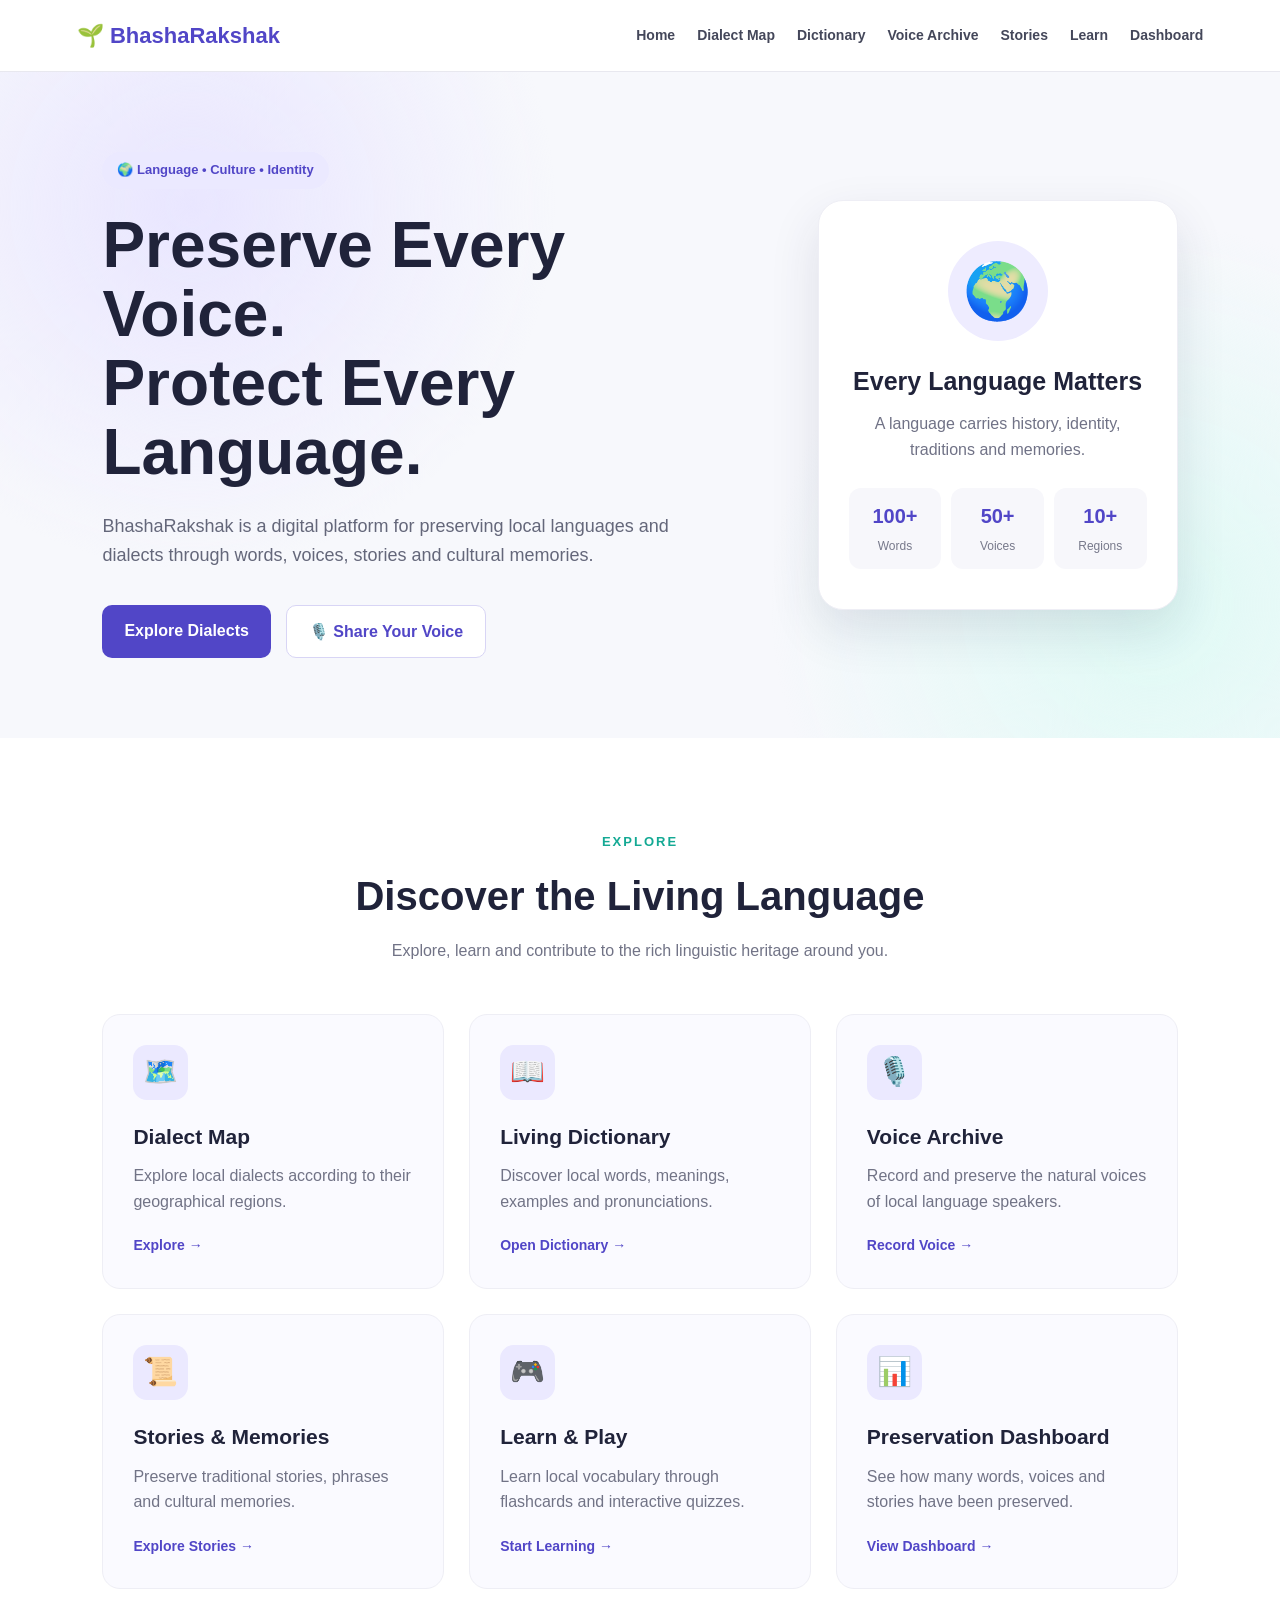
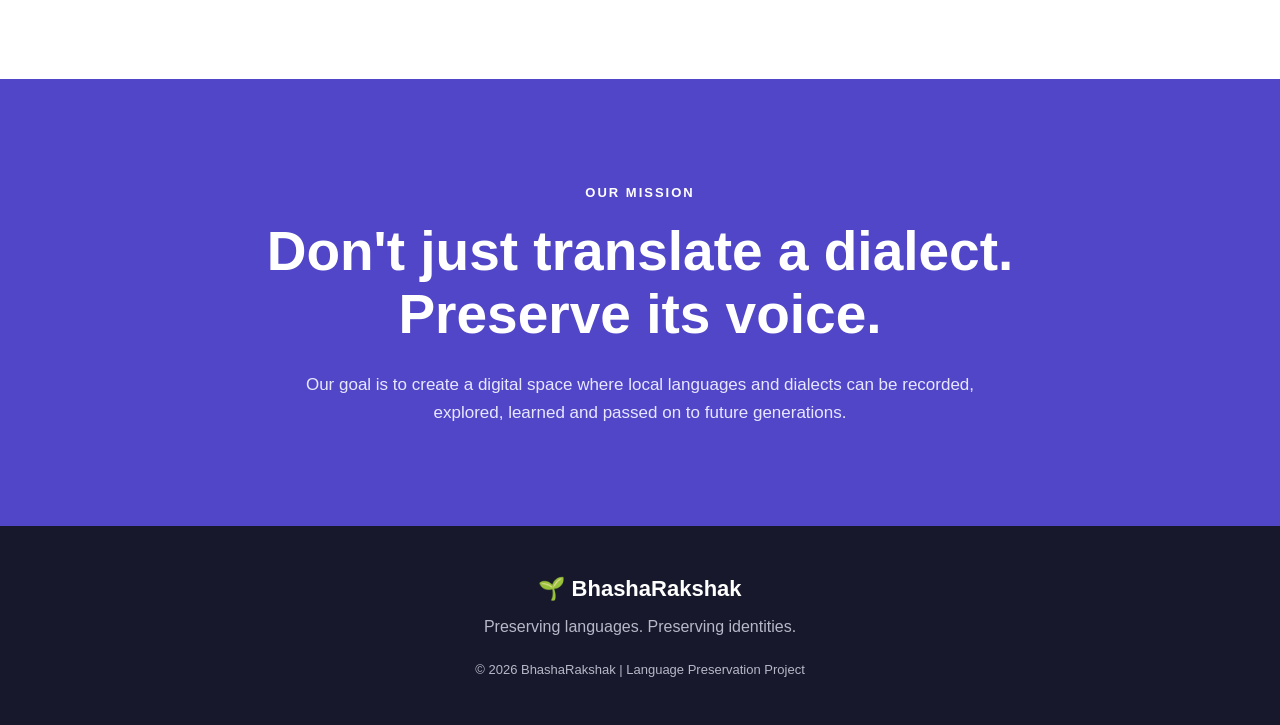
<file: index.html>
<!DOCTYPE html>
<html lang="en">
<head>
    <meta charset="UTF-8">
    <meta name="viewport" content="width=device-width, initial-scale=1.0">

    <title>BhashaRakshak | Preserving Local Languages</title>

    <link rel="stylesheet" href="style.css">
</head>

<body>

    <!-- Navigation Bar -->
    <header class="navbar">

        <div class="logo">
            🌱 BhashaRakshak
        </div>

        <nav>
            <a href="index.html">Home</a>
            <a href="map.html">Dialect Map</a>
            <a href="dictionary.html">Dictionary</a>
            <a href="voice.html">Voice Archive</a>
            <a href="stories.html">Stories</a>
            <a href="learn.html">Learn</a>
            <a href="dashboard.html">Dashboard</a>
        </nav>

    </header>


    <!-- Hero Section -->
    <main>

        <section class="hero">

            <div class="hero-content">

                <span class="tag">
                    🌍 Language • Culture • Identity
                </span>

                <h1>
                    Preserve Every Voice.<br>
                    Protect Every Language.
                </h1>

                <p>
                    BhashaRakshak is a digital platform for preserving
                    local languages and dialects through words, voices,
                    stories and cultural memories.
                </p>

                <div class="hero-buttons">

                    <a href="map.html" class="btn primary-btn">
                        Explore Dialects
                    </a>

                    <a href="voice.html" class="btn secondary-btn">
                        🎙️ Share Your Voice
                    </a>

                </div>

            </div>


            <div class="hero-card">

                <div class="globe">
                    🌍
                </div>

                <h2>Every Language Matters</h2>

                <p>
                    A language carries history, identity,
                    traditions and memories.
                </p>

                <div class="mini-stats">

                    <div>
                        <strong>100+</strong>
                        <span>Words</span>
                    </div>

                    <div>
                        <strong>50+</strong>
                        <span>Voices</span>
                    </div>

                    <div>
                        <strong>10+</strong>
                        <span>Regions</span>
                    </div>

                </div>

            </div>

        </section>


        <!-- Features Section -->

        <section class="features-section">

            <div class="section-heading">

                <span>EXPLORE</span>

                <h2>
                    Discover the Living Language
                </h2>

                <p>
                    Explore, learn and contribute to the rich
                    linguistic heritage around you.
                </p>

            </div>


            <div class="feature-grid">

                <div class="feature-card">

                    <div class="feature-icon">🗺️</div>

                    <h3>Dialect Map</h3>

                    <p>
                        Explore local dialects according
                        to their geographical regions.
                    </p>

                    <a href="map.html">Explore →</a>

                </div>


                <div class="feature-card">

                    <div class="feature-icon">📖</div>

                    <h3>Living Dictionary</h3>

                    <p>
                        Discover local words, meanings,
                        examples and pronunciations.
                    </p>

                    <a href="dictionary.html">Open Dictionary →</a>

                </div>


                <div class="feature-card">

                    <div class="feature-icon">🎙️</div>

                    <h3>Voice Archive</h3>

                    <p>
                        Record and preserve the natural
                        voices of local language speakers.
                    </p>

                    <a href="voice.html">Record Voice →</a>

                </div>


                <div class="feature-card">

                    <div class="feature-icon">📜</div>

                    <h3>Stories & Memories</h3>

                    <p>
                        Preserve traditional stories,
                        phrases and cultural memories.
                    </p>

                    <a href="stories.html">Explore Stories →</a>

                </div>


                <div class="feature-card">

                    <div class="feature-icon">🎮</div>

                    <h3>Learn & Play</h3>

                    <p>
                        Learn local vocabulary through
                        flashcards and interactive quizzes.
                    </p>

                    <a href="learn.html">Start Learning →</a>

                </div>


                <div class="feature-card">

                    <div class="feature-icon">📊</div>

                    <h3>Preservation Dashboard</h3>

                    <p>
                        See how many words, voices and
                        stories have been preserved.
                    </p>

                    <a href="dashboard.html">View Dashboard →</a>

                </div>

            </div>

        </section>


        <!-- Mission Section -->

        <section class="mission">

            <div class="mission-content">

                <span>OUR MISSION</span>

                <h2>
                    Don't just translate a dialect.
                    <br>
                    Preserve its voice.
                </h2>

                <p>
                    Our goal is to create a digital space where
                    local languages and dialects can be recorded,
                    explored, learned and passed on to future
                    generations.
                </p>

            </div>

        </section>

    </main>


    <!-- Footer -->

    <footer>

        <div class="footer-logo">
            🌱 BhashaRakshak
        </div>

        <p>
            Preserving languages. Preserving identities.
        </p>

        <p class="copyright">
            © 2026 BhashaRakshak | Language Preservation Project
        </p>

    </footer>


    <script src="app.js"></script>

</body>
</html>
</file>
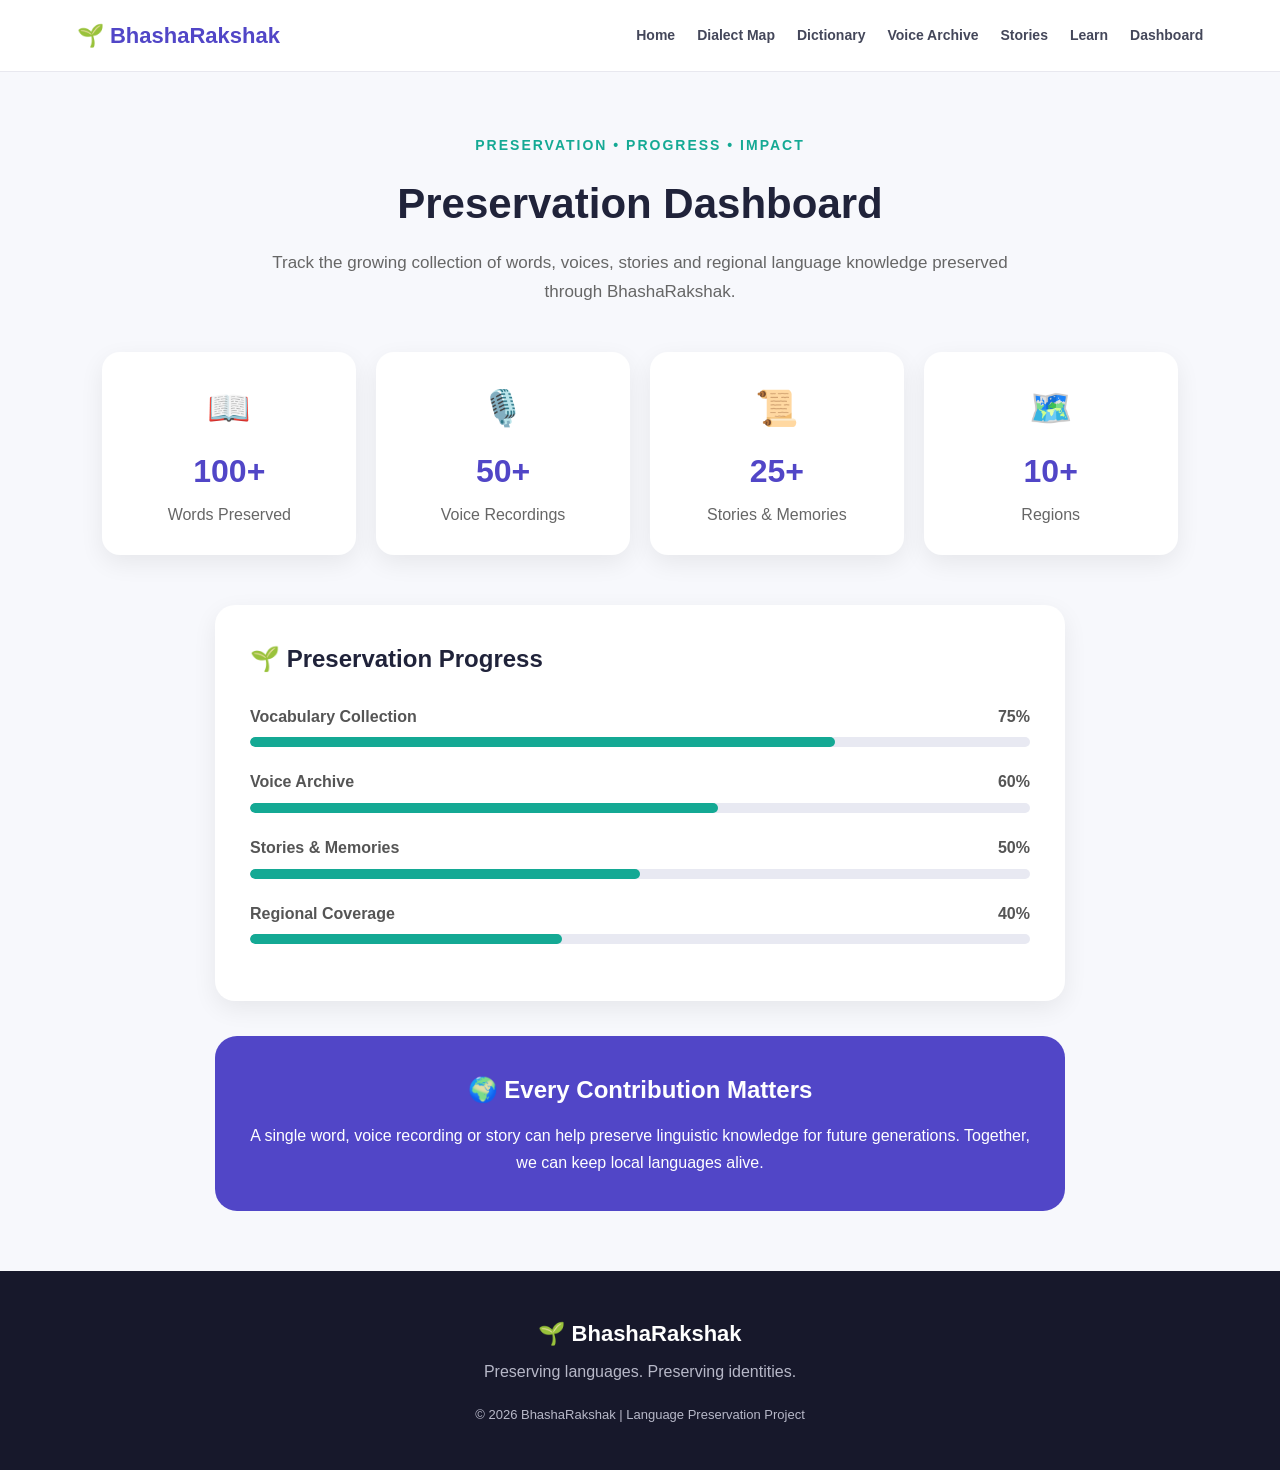
<file: dashboard.html>
<!DOCTYPE html>
<html lang="en">
<head>
    <meta charset="UTF-8">
    <meta name="viewport" content="width=device-width, initial-scale=1.0">

    <title>Dashboard | BhashaRakshak</title>

    <link rel="stylesheet" href="style.css">

    <style>
        .dashboard-page {
            padding: 60px 8%;
            background: #f7f8fc;
            min-height: 80vh;
        }

        .dashboard-header {
            text-align: center;
            max-width: 750px;
            margin: 0 auto 45px;
        }

        .dashboard-header span {
            color: #14a994;
            font-weight: 700;
            letter-spacing: 2px;
            font-size: 14px;
        }

        .dashboard-header h1 {
            color: #20233a;
            font-size: 42px;
            margin: 12px 0;
        }

        .dashboard-header p {
            color: #666;
            font-size: 17px;
            line-height: 1.7;
        }

        .stats-grid {
            max-width: 1100px;
            margin: auto;
            display: grid;
            grid-template-columns: repeat(4, 1fr);
            gap: 20px;
        }

        .stat-card {
            background: white;
            padding: 28px 20px;
            border-radius: 18px;
            text-align: center;
            box-shadow: 0 8px 25px rgba(0,0,0,0.07);
        }

        .stat-icon {
            font-size: 35px;
            margin-bottom: 10px;
        }

        .stat-card h2 {
            color: #5146c7;
            font-size: 32px;
            margin: 5px 0;
        }

        .stat-card p {
            color: #666;
            margin: 0;
        }

        .progress-section {
            max-width: 850px;
            margin: 50px auto 0;
            background: white;
            padding: 35px;
            border-radius: 20px;
            box-shadow: 0 8px 25px rgba(0,0,0,0.07);
        }

        .progress-section h2 {
            color: #20233a;
            margin-bottom: 25px;
        }

        .progress-item {
            margin-bottom: 22px;
        }

        .progress-info {
            display: flex;
            justify-content: space-between;
            margin-bottom: 8px;
            color: #555;
            font-weight: 600;
        }

        .progress-bar {
            height: 10px;
            background: #e8e9f2;
            border-radius: 20px;
            overflow: hidden;
        }

        .progress-fill {
            height: 100%;
            border-radius: 20px;
            background: #14a994;
        }

        .impact-box {
            max-width: 850px;
            margin: 35px auto 0;
            padding: 35px;
            text-align: center;
            background: #5146c7;
            color: white;
            border-radius: 22px;
        }

        .impact-box h2 {
            margin-bottom: 12px;
        }

        .impact-box p {
            line-height: 1.7;
        }

        @media (max-width: 900px) {
            .stats-grid {
                grid-template-columns: repeat(2, 1fr);
            }
        }

        @media (max-width: 550px) {
            .stats-grid {
                grid-template-columns: 1fr;
            }

            .dashboard-header h1 {
                font-size: 32px;
            }
        }
    </style>
</head>

<body>

<header class="navbar">

    <div class="logo">🌱 BhashaRakshak</div>

    <nav>
        <a href="index.html">Home</a>
        <a href="map.html">Dialect Map</a>
        <a href="dictionary.html">Dictionary</a>
        <a href="voice.html">Voice Archive</a>
        <a href="stories.html">Stories</a>
        <a href="learn.html">Learn</a>
        <a href="dashboard.html">Dashboard</a>
    </nav>

</header>


<main class="dashboard-page">

    <section class="dashboard-header">

        <span>PRESERVATION • PROGRESS • IMPACT</span>

        <h1>Preservation Dashboard</h1>

        <p>
            Track the growing collection of words, voices, stories
            and regional language knowledge preserved through
            BhashaRakshak.
        </p>

    </section>


    <section class="stats-grid">

        <div class="stat-card">
            <div class="stat-icon">📖</div>
            <h2>100+</h2>
            <p>Words Preserved</p>
        </div>

        <div class="stat-card">
            <div class="stat-icon">🎙️</div>
            <h2>50+</h2>
            <p>Voice Recordings</p>
        </div>

        <div class="stat-card">
            <div class="stat-icon">📜</div>
            <h2>25+</h2>
            <p>Stories & Memories</p>
        </div>

        <div class="stat-card">
            <div class="stat-icon">🗺️</div>
            <h2>10+</h2>
            <p>Regions</p>
        </div>

    </section>


    <section class="progress-section">

        <h2>🌱 Preservation Progress</h2>

        <div class="progress-item">

            <div class="progress-info">
                <span>Vocabulary Collection</span>
                <span>75%</span>
            </div>

            <div class="progress-bar">
                <div class="progress-fill" style="width: 75%;"></div>
            </div>

        </div>


        <div class="progress-item">

            <div class="progress-info">
                <span>Voice Archive</span>
                <span>60%</span>
            </div>

            <div class="progress-bar">
                <div class="progress-fill" style="width: 60%;"></div>
            </div>

        </div>


        <div class="progress-item">

            <div class="progress-info">
                <span>Stories & Memories</span>
                <span>50%</span>
            </div>

            <div class="progress-bar">
                <div class="progress-fill" style="width: 50%;"></div>
            </div>

        </div>


        <div class="progress-item">

            <div class="progress-info">
                <span>Regional Coverage</span>
                <span>40%</span>
            </div>

            <div class="progress-bar">
                <div class="progress-fill" style="width: 40%;"></div>
            </div>

        </div>

    </section>


    <section class="impact-box">

        <h2>🌍 Every Contribution Matters</h2>

        <p>
            A single word, voice recording or story can help preserve
            linguistic knowledge for future generations.
            Together, we can keep local languages alive.
        </p>

    </section>

</main>


<footer>

    <div class="footer-logo">🌱 BhashaRakshak</div>

    <p>Preserving languages. Preserving identities.</p>

    <p class="copyright">
        © 2026 BhashaRakshak | Language Preservation Project
    </p>

</footer>


<script src="app.js"></script>

</body>
</html>
</file>
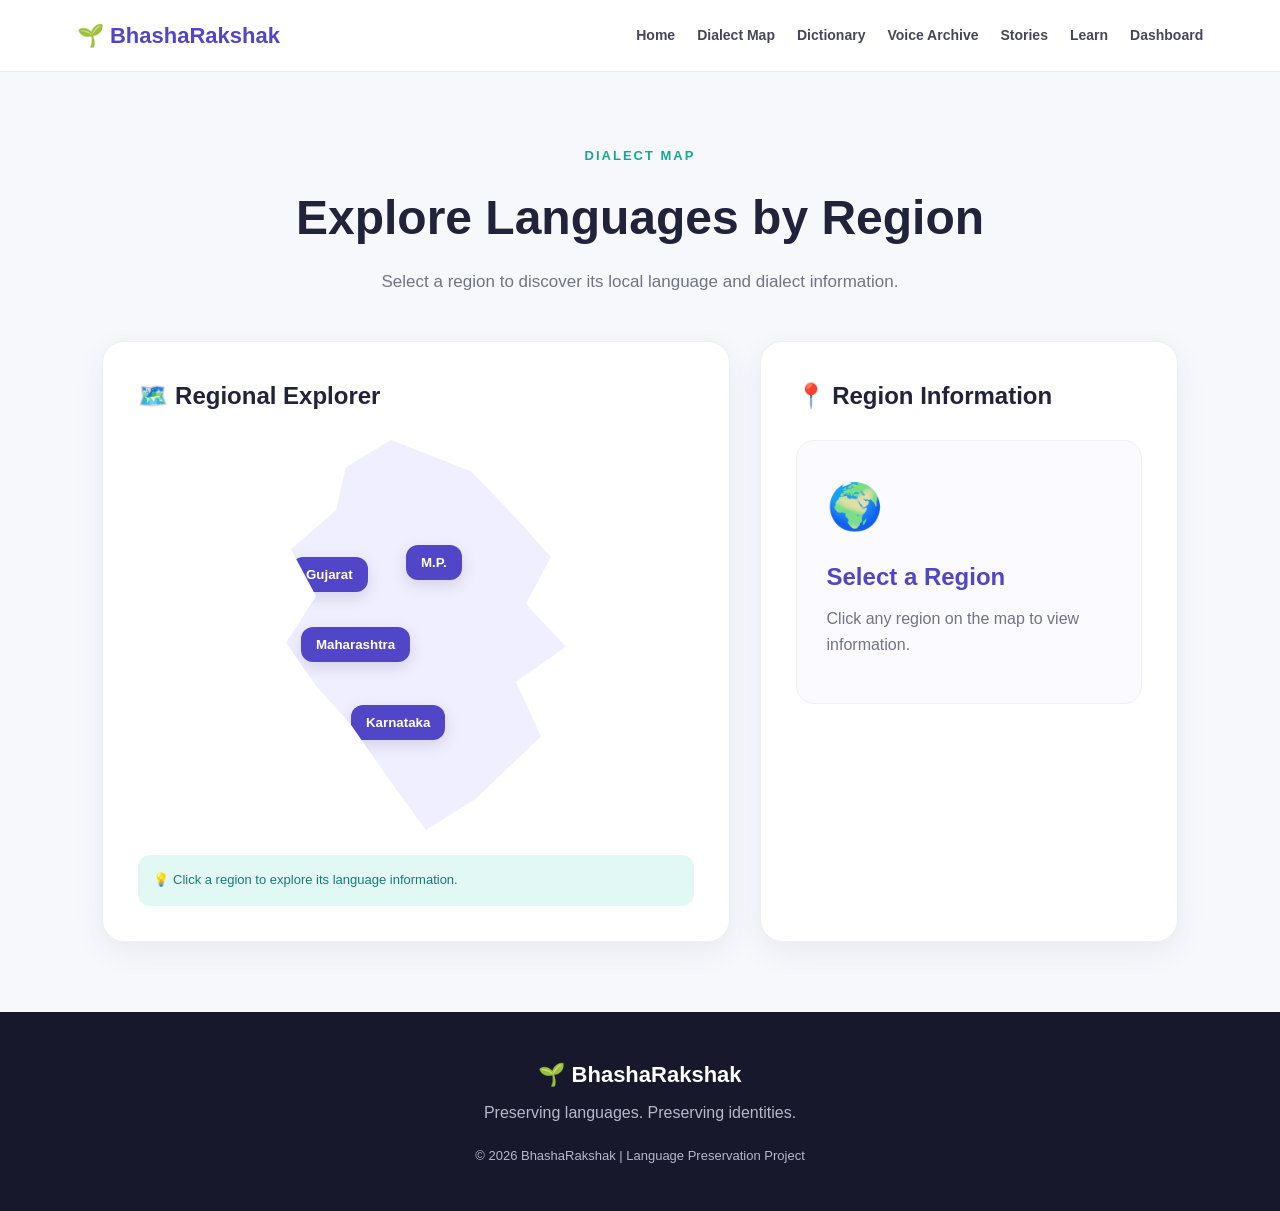
<file: map.html>
<!DOCTYPE html>
<html lang="en">

<head>
    <meta charset="UTF-8">
    <meta name="viewport" content="width=device-width, initial-scale=1.0">

    <title>Dialect Map | BhashaRakshak</title>

    <link rel="stylesheet" href="style.css">

    <style>
        .map-page {
            padding: 70px 8%;
            min-height: 75vh;
        }

        .map-header {
            text-align: center;
            max-width: 750px;
            margin: 0 auto 45px;
        }

        .map-header span {
            color: #14a994;
            font-size: 13px;
            font-weight: 800;
            letter-spacing: 2px;
        }

        .map-header h1 {
            font-size: 48px;
            margin: 12px 0;
        }

        .map-header p {
            color: #717386;
            font-size: 17px;
        }

        .map-layout {
            max-width: 1100px;
            margin: auto;

            display: grid;
            grid-template-columns: 1.2fr 0.8fr;
            gap: 30px;
            align-items: stretch;
        }

        .map-box {
            min-height: 500px;

            background: white;

            border: 1px solid #eeeeF5;
            border-radius: 22px;

            padding: 35px;

            box-shadow: 0 10px 30px rgba(50, 50, 90, 0.07);
        }

        .map-box h2 {
            margin-bottom: 25px;
        }

        /* Simple visual map */

        .india-map {
            position: relative;
            width: 100%;
            max-width: 500px;
            height: 390px;

            margin: auto;

            background: #f0efff;

            clip-path: polygon(
                45% 0%,
                61% 8%,
                70% 20%,
                77% 30%,
                72% 42%,
                80% 53%,
                70% 62%,
                75% 76%,
                62% 92%,
                52% 100%,
                44% 86%,
                37% 73%,
                30% 63%,
                24% 52%,
                30% 40%,
                25% 28%,
                34% 18%,
                36% 7%
            );
        }

        .region {
            position: absolute;

            padding: 10px 15px;

            border: none;
            border-radius: 12px;

            background: #5146c7;
            color: white;

            font-weight: 700;

            cursor: pointer;

            box-shadow: 0 5px 15px rgba(50, 50, 90, 0.15);

            transition: 0.3s;
        }

        .region:hover {
            transform: scale(1.08);
            background: #4036a8;
        }

        .maharashtra {
            left: 27%;
            top: 48%;
        }

        .gujarat {
            left: 25%;
            top: 30%;
        }

        .madhya {
            left: 48%;
            top: 27%;
        }

        .karnataka {
            left: 37%;
            top: 68%;
        }

        .region-info {
            padding: 30px;

            background: #fafaff;

            border-radius: 18px;

            border: 1px solid #eeeeF5;
        }

        .region-info .emoji {
            font-size: 45px;
            margin-bottom: 15px;
        }

        .region-info h2 {
            color: #5146c7;
            margin-bottom: 10px;
        }

        .region-info p {
            color: #717386;
            margin-bottom: 15px;
        }

        .info-item {
            padding: 12px;

            background: white;

            border-radius: 10px;

            margin-top: 10px;

            border: 1px solid #eeeeF5;
        }

        .info-item strong {
            display: block;
            color: #44475a;
        }

        .info-item span {
            color: #717386;
            font-size: 14px;
        }

        .map-note {
            margin-top: 25px;

            padding: 15px;

            background: #e2f8f4;

            color: #177c70;

            border-radius: 12px;

            font-size: 13px;
        }

        @media (max-width: 850px) {

            .map-layout {
                grid-template-columns: 1fr;
            }

            .map-header h1 {
                font-size: 38px;
            }
        }

        @media (max-width: 550px) {

            .map-page {
                padding: 50px 5%;
            }

            .map-box {
                padding: 22px;
            }

            .india-map {
                height: 320px;
            }

            .region {
                padding: 7px 10px;
                font-size: 12px;
            }
        }
    </style>

</head>


<body>


    <!-- Navigation -->

    <header class="navbar">

        <div class="logo">
            🌱 BhashaRakshak
        </div>

        <nav>

            <a href="index.html">Home</a>

            <a href="map.html">Dialect Map</a>

            <a href="dictionary.html">Dictionary</a>

            <a href="voice.html">Voice Archive</a>

            <a href="stories.html">Stories</a>

            <a href="learn.html">Learn</a>

            <a href="dashboard.html">Dashboard</a>

        </nav>

    </header>


    <!-- Main -->

    <main class="map-page">


        <section class="map-header">

            <span>DIALECT MAP</span>

            <h1>
                Explore Languages by Region
            </h1>

            <p>
                Select a region to discover its local language
                and dialect information.
            </p>

        </section>


        <div class="map-layout">


            <!-- Map -->

            <div class="map-box">

                <h2>🗺️ Regional Explorer</h2>

                <div class="india-map">

                    <button
                        class="region gujarat"
                        onclick="showRegion('Gujarat')">
                        Gujarat
                    </button>

                    <button
                        class="region madhya"
                        onclick="showRegion('Madhya Pradesh')">
                        M.P.
                    </button>

                    <button
                        class="region maharashtra"
                        onclick="showRegion('Maharashtra')">
                        Maharashtra
                    </button>

                    <button
                        class="region karnataka"
                        onclick="showRegion('Karnataka')">
                        Karnataka
                    </button>

                </div>

                <div class="map-note">
                    💡 Click a region to explore its language
                    information.
                </div>

            </div>


            <!-- Information -->

            <div class="map-box">

                <h2>📍 Region Information</h2>

                <div
                    class="region-info"
                    id="regionInfo">

                    <div class="emoji">
                        🌍
                    </div>

                    <h2>
                        Select a Region
                    </h2>

                    <p>
                        Click any region on the map to
                        view information.
                    </p>

                </div>

            </div>


        </div>

    </main>


    <!-- Footer -->

    <footer>

        <div class="footer-logo">
            🌱 BhashaRakshak
        </div>

        <p>
            Preserving languages. Preserving identities.
        </p>

        <p class="copyright">
            © 2026 BhashaRakshak | Language Preservation Project
        </p>

    </footer>


    <script>

        function showRegion(region) {

            const info =
                document.getElementById("regionInfo");


            const regions = {

                "Maharashtra": {

                    emoji: "🌾",

                    title: "Maharashtra",

                    description:
                        "A region with diverse Marathi varieties and several regional speech traditions.",

                    language:
                        "Marathi and regional varieties",

                    examples:
                        "Khandeshi, Varhadi and other regional varieties"

                },


                "Gujarat": {

                    emoji: "🪔",

                    title: "Gujarat",

                    description:
                        "A linguistically diverse region with Gujarati and several regional varieties.",

                    language:
                        "Gujarati and regional varieties",

                    examples:
                        "Regional Gujarati varieties"

                },


                "Madhya Pradesh": {

                    emoji: "🌳",

                    title: "Madhya Pradesh",

                    description:
                        "A central Indian region with several languages and speech varieties.",

                    language:
                        "Hindi and regional languages",

                    examples:
                        "Malvi, Nimadi and other varieties"

                },


                "Karnataka": {

                    emoji: "🌿",

                    title: "Karnataka",

                    description:
                        "A multilingual region where Kannada and several other languages are spoken.",

                    language:
                        "Kannada and regional languages",

                    examples:
                        "Regional Kannada varieties"

                }

            };


            const selected = regions[region];


            info.innerHTML = `

                <div class="emoji">
                    ${selected.emoji}
                </div>

                <h2>
                    ${selected.title}
                </h2>

                <p>
                    ${selected.description}
                </p>

                <div class="info-item">

                    <strong>
                        Language
                    </strong>

                    <span>
                        ${selected.language}
                    </span>

                </div>

                <div class="info-item">

                    <strong>
                        Examples
                    </strong>

                    <span>
                        ${selected.examples}
                    </span>

                </div>

            `;

        }

    </script>


</body>

</html>
</file>
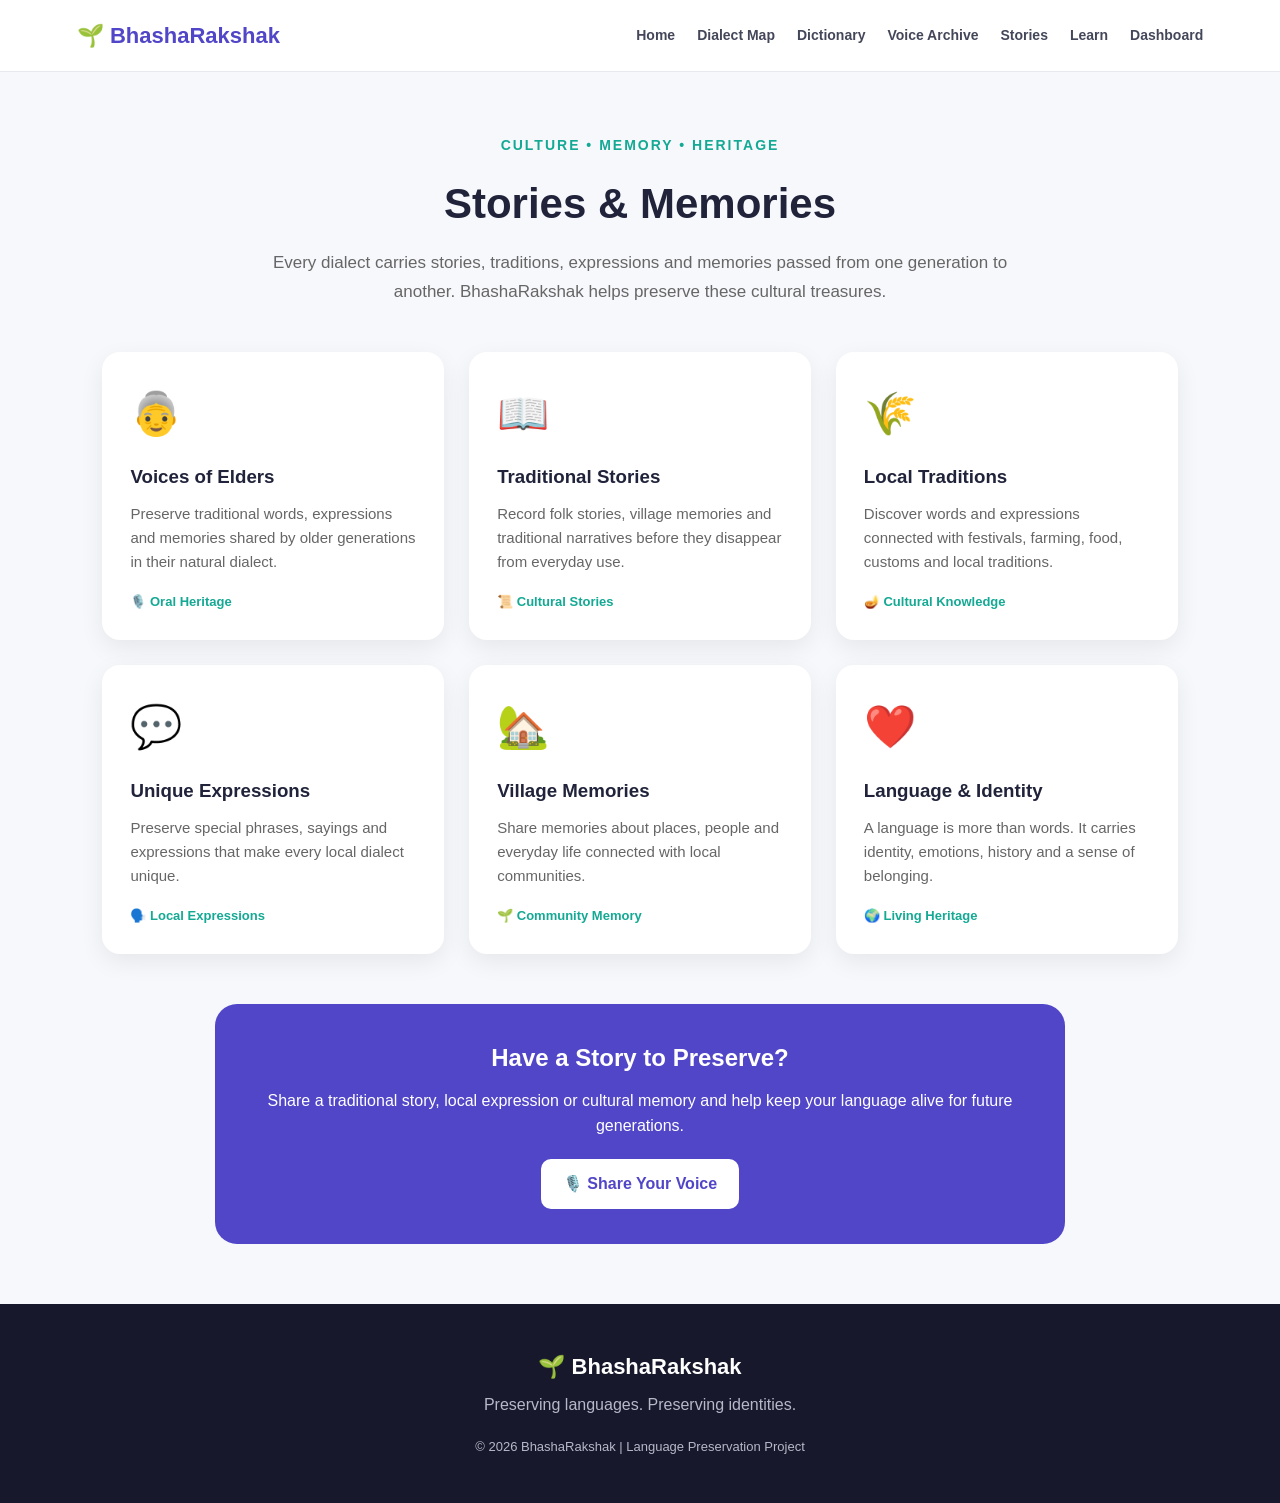
<file: stories.html>
<!DOCTYPE html>
<html lang="en">
<head>
    <meta charset="UTF-8">
    <meta name="viewport" content="width=device-width, initial-scale=1.0">

    <title>Stories & Memories | BhashaRakshak</title>

    <link rel="stylesheet" href="style.css">

    <style>
        .stories-page {
            padding: 60px 8%;
            background: #f7f8fc;
            min-height: 80vh;
        }

        .stories-header {
            text-align: center;
            max-width: 750px;
            margin: 0 auto 45px;
        }

        .stories-header span {
            color: #14a994;
            font-weight: 700;
            letter-spacing: 2px;
            font-size: 14px;
        }

        .stories-header h1 {
            color: #20233a;
            font-size: 42px;
            margin: 12px 0;
        }

        .stories-header p {
            color: #666;
            line-height: 1.7;
            font-size: 17px;
        }

        .story-grid {
            display: grid;
            grid-template-columns: repeat(3, 1fr);
            gap: 25px;
            max-width: 1100px;
            margin: auto;
        }

        .story-card {
            background: white;
            padding: 28px;
            border-radius: 18px;
            box-shadow: 0 8px 25px rgba(0,0,0,0.07);
            transition: 0.3s;
        }

        .story-card:hover {
            transform: translateY(-6px);
        }

        .story-icon {
            font-size: 42px;
            margin-bottom: 15px;
        }

        .story-card h3 {
            color: #20233a;
            margin-bottom: 10px;
        }

        .story-card p {
            color: #666;
            line-height: 1.6;
            font-size: 15px;
        }

        .story-meta {
            margin-top: 18px;
            color: #14a994;
            font-size: 13px;
            font-weight: 600;
        }

        .share-story {
            max-width: 850px;
            margin: 50px auto 0;
            padding: 35px;
            text-align: center;
            background: #5146c7;
            color: white;
            border-radius: 22px;
        }

        .share-story h2 {
            margin-bottom: 10px;
        }

        .share-story p {
            line-height: 1.6;
            margin-bottom: 20px;
        }

        .story-btn {
            display: inline-block;
            background: white;
            color: #5146c7;
            padding: 12px 22px;
            border-radius: 10px;
            text-decoration: none;
            font-weight: 700;
        }

        @media (max-width: 850px) {
            .story-grid {
                grid-template-columns: 1fr;
            }

            .stories-header h1 {
                font-size: 32px;
            }
        }
    </style>
</head>

<body>

<header class="navbar">

    <div class="logo">🌱 BhashaRakshak</div>

    <nav>
        <a href="index.html">Home</a>
        <a href="map.html">Dialect Map</a>
        <a href="dictionary.html">Dictionary</a>
        <a href="voice.html">Voice Archive</a>
        <a href="stories.html">Stories</a>
        <a href="learn.html">Learn</a>
        <a href="dashboard.html">Dashboard</a>
    </nav>

</header>


<main class="stories-page">

    <section class="stories-header">

        <span>CULTURE • MEMORY • HERITAGE</span>

        <h1>Stories & Memories</h1>

        <p>
            Every dialect carries stories, traditions, expressions and
            memories passed from one generation to another.
            BhashaRakshak helps preserve these cultural treasures.
        </p>

    </section>


    <section class="story-grid">

        <div class="story-card">

            <div class="story-icon">👵</div>

            <h3>Voices of Elders</h3>

            <p>
                Preserve traditional words, expressions and memories
                shared by older generations in their natural dialect.
            </p>

            <div class="story-meta">
                🎙️ Oral Heritage
            </div>

        </div>


        <div class="story-card">

            <div class="story-icon">📖</div>

            <h3>Traditional Stories</h3>

            <p>
                Record folk stories, village memories and traditional
                narratives before they disappear from everyday use.
            </p>

            <div class="story-meta">
                📜 Cultural Stories
            </div>

        </div>


        <div class="story-card">

            <div class="story-icon">🌾</div>

            <h3>Local Traditions</h3>

            <p>
                Discover words and expressions connected with festivals,
                farming, food, customs and local traditions.
            </p>

            <div class="story-meta">
                🪔 Cultural Knowledge
            </div>

        </div>


        <div class="story-card">

            <div class="story-icon">💬</div>

            <h3>Unique Expressions</h3>

            <p>
                Preserve special phrases, sayings and expressions that
                make every local dialect unique.
            </p>

            <div class="story-meta">
                🗣️ Local Expressions
            </div>

        </div>


        <div class="story-card">

            <div class="story-icon">🏡</div>

            <h3>Village Memories</h3>

            <p>
                Share memories about places, people and everyday life
                connected with local communities.
            </p>

            <div class="story-meta">
                🌱 Community Memory
            </div>

        </div>


        <div class="story-card">

            <div class="story-icon">❤️</div>

            <h3>Language & Identity</h3>

            <p>
                A language is more than words. It carries identity,
                emotions, history and a sense of belonging.
            </p>

            <div class="story-meta">
                🌍 Living Heritage
            </div>

        </div>

    </section>


    <section class="share-story">

        <h2>Have a Story to Preserve?</h2>

        <p>
            Share a traditional story, local expression or cultural memory
            and help keep your language alive for future generations.
        </p>

        <a href="voice.html" class="story-btn">
            🎙️ Share Your Voice
        </a>

    </section>

</main>


<footer>

    <div class="footer-logo">🌱 BhashaRakshak</div>

    <p>Preserving languages. Preserving identities.</p>

    <p class="copyright">
        © 2026 BhashaRakshak | Language Preservation Project
    </p>

</footer>


<script src="app.js"></script>

</body>
</html>
</file>
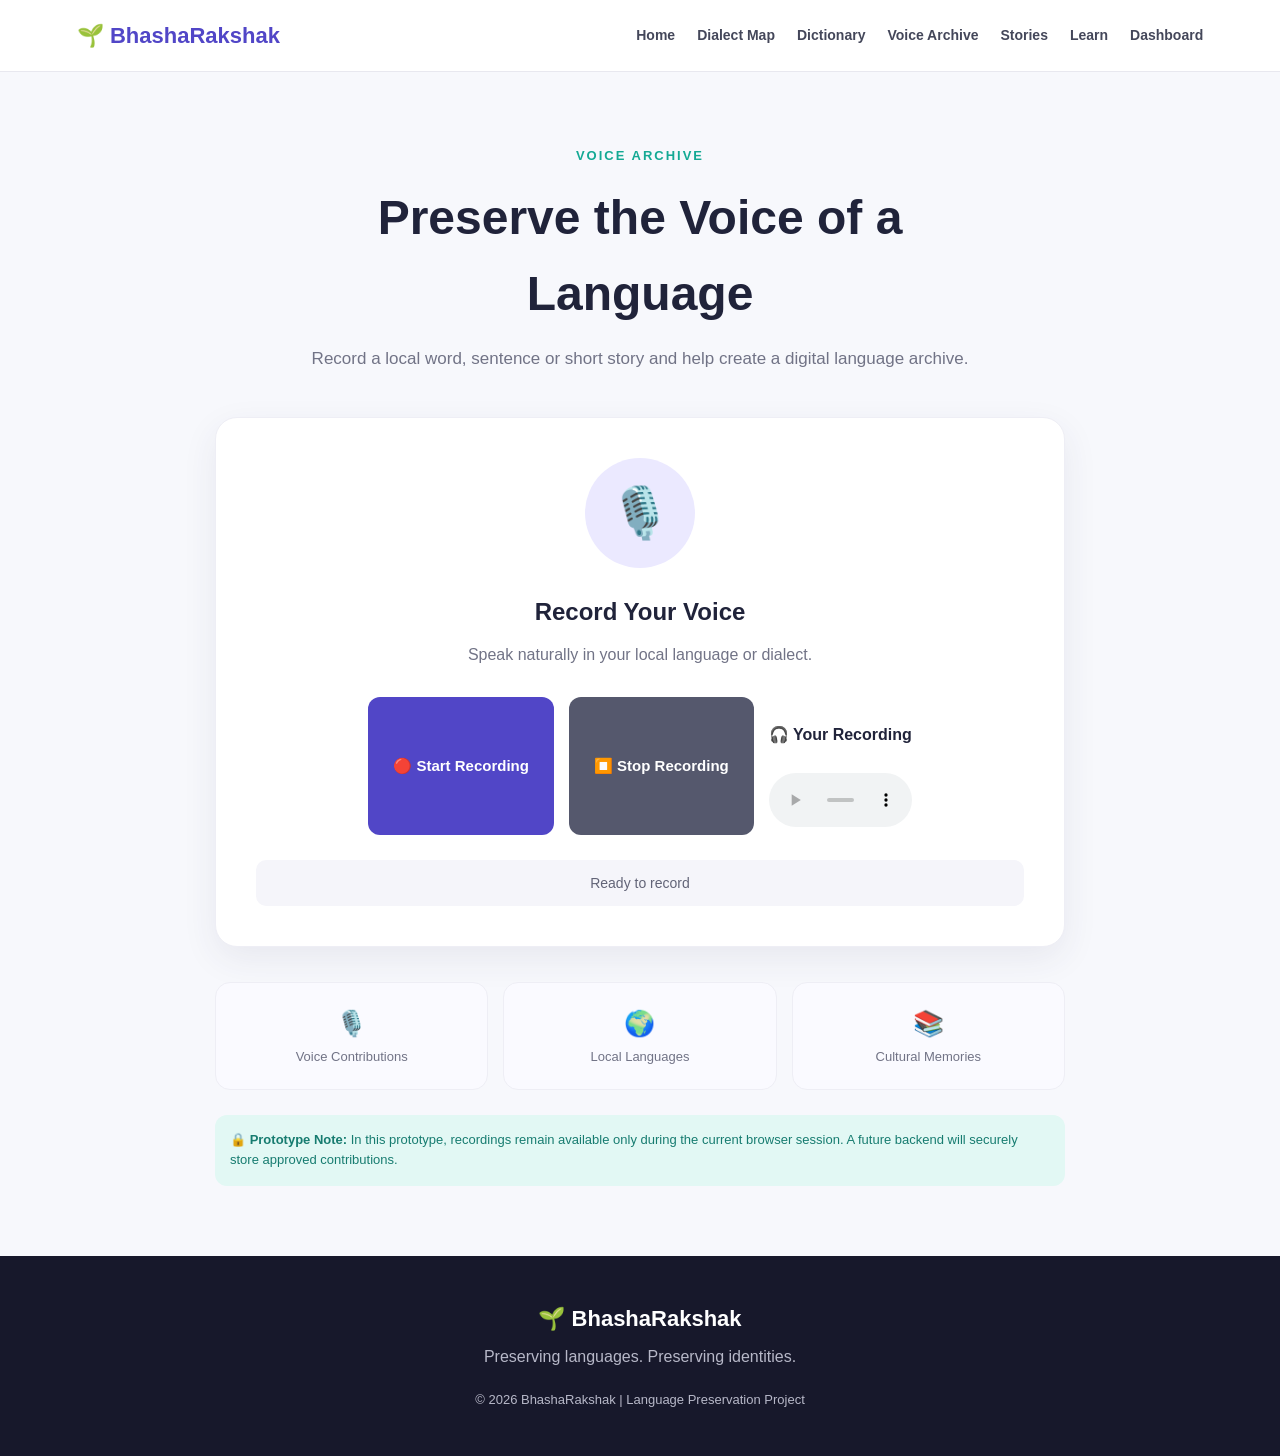
<file: voice.html>
<!DOCTYPE html>
<html lang="en">

<head>

    <meta charset="UTF-8">
    <meta name="viewport" content="width=device-width, initial-scale=1.0">

    <title>Voice Archive | BhashaRakshak</title>

    <link rel="stylesheet" href="style.css">

    <style>

        .voice-page {
            padding: 70px 8%;
            min-height: 75vh;
        }

        .voice-header {
            text-align: center;
            max-width: 750px;
            margin: 0 auto 45px;
        }

        .voice-header span {
            color: #14a994;
            font-size: 13px;
            font-weight: 800;
            letter-spacing: 2px;
        }

        .voice-header h1 {
            font-size: 48px;
            margin: 12px 0;
        }

        .voice-header p {
            color: #717386;
            font-size: 17px;
        }

        .voice-container {
            max-width: 850px;
            margin: auto;
        }

        .recorder-card {
            background: white;
            padding: 40px;

            border-radius: 22px;

            border: 1px solid #eeeeF5;

            box-shadow: 0 12px 35px rgba(50, 50, 90, 0.08);

            text-align: center;
        }

        .mic-circle {
            width: 110px;
            height: 110px;

            margin: 0 auto 25px;

            display: flex;
            align-items: center;
            justify-content: center;

            background: #ebe9ff;

            border-radius: 50%;

            font-size: 50px;
        }

        .recorder-card h2 {
            margin-bottom: 10px;
        }

        .recorder-card > p {
            color: #717386;
            margin-bottom: 30px;
        }

        .record-controls {
            display: flex;
            justify-content: center;
            gap: 15px;
            flex-wrap: wrap;
        }

        .record-btn {
            padding: 14px 25px;

            border: none;
            border-radius: 12px;

            background: #5146c7;
            color: white;

            font-size: 15px;
            font-weight: 700;

            cursor: pointer;
        }

        .record-btn:hover {
            background: #4036a8;
        }

        .stop-btn {
            background: #55586d;
        }

        .stop-btn:hover {
            background: #3d3f50;
        }

        .status {
            margin-top: 25px;

            padding: 12px;

            border-radius: 10px;

            background: #f5f5fa;

            color: #626477;

            font-size: 14px;
        }

        .recording {
            background: #fff0f0;
            color: #c0392b;
        }

        audio {
            width: 100%;
            margin-top: 25px;
        }

        .archive-info {
            margin-top: 35px;

            display: grid;
            grid-template-columns: repeat(3, 1fr);

            gap: 15px;
        }

        .archive-item {
            padding: 20px;

            background: #fafaff;

            border-radius: 15px;

            text-align: center;

            border: 1px solid #eeeeF5;
        }

        .archive-item strong {
            display: block;

            color: #5146c7;

            font-size: 25px;
        }

        .archive-item span {
            color: #717386;

            font-size: 13px;
        }

        .privacy-note {
            margin-top: 25px;

            padding: 15px;

            background: #e2f8f4;

            color: #177c70;

            border-radius: 12px;

            font-size: 13px;
        }

        @media (max-width: 650px) {

            .voice-page {
                padding: 50px 5%;
            }

            .voice-header h1 {
                font-size: 36px;
            }

            .recorder-card {
                padding: 25px;
            }

            .archive-info {
                grid-template-columns: 1fr;
            }

        }

    </style>

</head>


<body>


    <!-- Navigation -->

    <header class="navbar">

        <div class="logo">
            🌱 BhashaRakshak
        </div>

        <nav>

            <a href="index.html">Home</a>

            <a href="map.html">Dialect Map</a>

            <a href="dictionary.html">Dictionary</a>

            <a href="voice.html">Voice Archive</a>

            <a href="stories.html">Stories</a>

            <a href="learn.html">Learn</a>

            <a href="dashboard.html">Dashboard</a>

        </nav>

    </header>


    <!-- Voice Archive -->

    <main class="voice-page">


        <section class="voice-header">

            <span>VOICE ARCHIVE</span>

            <h1>
                Preserve the Voice of a Language
            </h1>

            <p>
                Record a local word, sentence or short story
                and help create a digital language archive.
            </p>

        </section>


        <div class="voice-container">


            <div class="recorder-card">


                <div class="mic-circle">
                    🎙️
                </div>


                <h2>
                    Record Your Voice
                </h2>


                <p>
                    Speak naturally in your local language
                    or dialect.
                </p>


                <div class="record-controls">

                    <button
                        class="record-btn"
                        id="startBtn"
                        onclick="startRecording()">

                        🔴 Start Recording

                    </button>


                    <button
                        class="record-btn stop-btn"
                        id="stopBtn"
                        onclick="stopRecording()"
                        disabled>

                        ⏹️ Stop Recording

                    </button>
                    <div style="margin-top: 25px; text-align: center;">
    <p><strong>🎧 Your Recording</strong></p>

    <audio id="audioPlayer" controls style="width: 100%; max-width: 500px;">
        Your browser does not support audio playback.
    </audio>
</div>

                </div>


                <div
                    class="status"
                    id="recordStatus">

                    Ready to record

                </div>


                <audio
                    id="audioPlayer"
                    controls
                    style="display:none;">
                </audio>


            </div>


            <!-- Information -->

            <div class="archive-info">


                <div class="archive-item">

                    <strong>
                        🎙️
                    </strong>

                    <span>
                        Voice Contributions
                    </span>

                </div>


                <div class="archive-item">

                    <strong>
                        🌍
                    </strong>

                    <span>
                        Local Languages
                    </span>

                </div>


                <div class="archive-item">

                    <strong>
                        📚
                    </strong>

                    <span>
                        Cultural Memories
                    </span>

                </div>


            </div>


            <div class="privacy-note">

                🔒 <strong>Prototype Note:</strong>
                In this prototype, recordings remain available
                only during the current browser session.
                A future backend will securely store approved
                contributions.

            </div>


        </div>

    </main>


    <!-- Footer -->

    <footer>

        <div class="footer-logo">
            🌱 BhashaRakshak
        </div>

        <p>
            Preserving languages. Preserving identities.
        </p>

        <p class="copyright">
            © 2026 BhashaRakshak | Language Preservation Project
        </p>

    </footer>


   <script>

let mediaRecorder;
let audioChunks = [];

const startBtn = document.getElementById("startBtn");
const stopBtn = document.getElementById("stopBtn");
const statusText = document.getElementById("statusText");
const audioPlayer = document.getElementById("audioPlayer");

async function startRecording() {

    try {

        const stream = await navigator.mediaDevices.getUserMedia({
            audio: true
        });

        audioChunks = [];

        mediaRecorder = new MediaRecorder(stream);

        mediaRecorder.ondataavailable = function(event) {

            if (event.data.size > 0) {
                audioChunks.push(event.data);
            }

        };

        mediaRecorder.onstop = function() {

            const audioBlob = new Blob(audioChunks, {
                type: mediaRecorder.mimeType || "audio/webm"
            });

            console.log("Audio chunks:", audioChunks.length);
            console.log("Recording MIME type:", audioBlob.type);
            console.log("Audio size:", audioBlob.size);

            const audioURL = URL.createObjectURL(audioBlob);

            audioPlayer.src = audioURL;
            audioPlayer.controls = true;

            audioPlayer.load();

            statusText.textContent = "Recording ready. Press Play ▶️";

            // Stop microphone
            stream.getTracks().forEach(track => track.stop());

            // Upload recording to Flask
            uploadVoice(audioBlob);
        };

        mediaRecorder.start();

        startBtn.disabled = true;
        stopBtn.disabled = false;

        statusText.textContent = "🔴 Recording... Speak now.";

    } catch (error) {

        console.error(error);

        alert("Microphone access is required.");

    }
}


function stopRecording() {

    if (mediaRecorder && mediaRecorder.state !== "inactive") {

        mediaRecorder.stop();

        startBtn.disabled = false;
        stopBtn.disabled = true;

    }

}


async function uploadVoice(audioBlob) {

    const formData = new FormData();

    formData.append(
        "voice",
        audioBlob,
        "voice_" + Date.now() + ".webm"
    );

    try {

        const response = await fetch(
            "http://127.0.0.1:5000/api/upload-voice",
            {
                method: "POST",
                body: formData
            }
        );

        const result = await response.json();

        console.log("Upload result:", result);

    } catch (error) {

        console.error("Upload error:", error);

    }

}

</script>
</body>

</html>
</file>
<file: style.css>
/* ================================
   BHASHARAKSHAK - MAIN STYLES
   ================================ */

* {
    margin: 0;
    padding: 0;
    box-sizing: border-box;
}

html {
    scroll-behavior: smooth;
}

body {
    font-family: Arial, Helvetica, sans-serif;
    background: #f7f8fc;
    color: #20233a;
    line-height: 1.6;
}


/* ================================
   NAVBAR
   ================================ */

.navbar {
    width: 100%;
    min-height: 72px;
    padding: 15px 6%;
    background: #ffffff;

    display: flex;
    align-items: center;
    justify-content: space-between;

    border-bottom: 1px solid #e8e8ef;

    position: sticky;
    top: 0;
    z-index: 1000;
}

.logo {
    font-size: 22px;
    font-weight: 800;
    color: #5146c7;
    white-space: nowrap;
}

.navbar nav {
    display: flex;
    align-items: center;
    gap: 22px;
}

.navbar nav a {
    text-decoration: none;
    color: #44475a;
    font-size: 14px;
    font-weight: 600;

    transition: 0.3s;
}

.navbar nav a:hover {
    color: #5146c7;
}


/* ================================
   HERO
   ================================ */

.hero {
    min-height: 650px;
    padding: 80px 8%;

    display: flex;
    align-items: center;
    justify-content: space-between;
    gap: 60px;

    background:
        radial-gradient(circle at 15% 20%, #e9e6ff 0, transparent 30%),
        radial-gradient(circle at 90% 80%, #dffaf5 0, transparent 30%),
        #f7f8fc;
}

.hero-content {
    max-width: 650px;
}

.tag {
    display: inline-block;

    padding: 8px 15px;

    background: #ebe9ff;
    color: #5146c7;

    border-radius: 30px;

    font-size: 13px;
    font-weight: 700;

    margin-bottom: 22px;
}

.hero h1 {
    font-size: clamp(42px, 5vw, 70px);
    line-height: 1.08;

    margin-bottom: 25px;

    color: #20233a;
}

.hero-content > p {
    max-width: 600px;

    font-size: 18px;
    color: #64677a;

    margin-bottom: 35px;
}


/* ================================
   BUTTONS
   ================================ */

.hero-buttons {
    display: flex;
    gap: 15px;
    flex-wrap: wrap;
}

.btn {
    display: inline-block;

    padding: 13px 22px;

    border-radius: 10px;

    text-decoration: none;

    font-weight: 700;

    transition: 0.3s;
}

.primary-btn {
    background: #5146c7;
    color: white;
}

.primary-btn:hover {
    background: #4036a8;
    transform: translateY(-2px);
}

.secondary-btn {
    background: white;
    color: #5146c7;

    border: 1px solid #d8d5f5;
}

.secondary-btn:hover {
    background: #f0efff;
    transform: translateY(-2px);
}


/* ================================
   HERO CARD
   ================================ */

.hero-card {
    width: 360px;
    padding: 40px 30px;

    background: white;

    border-radius: 25px;

    text-align: center;

    box-shadow: 0 20px 50px rgba(45, 45, 80, 0.12);

    border: 1px solid #eeeeF5;
}

.globe {
    width: 100px;
    height: 100px;

    margin: 0 auto 20px;

    display: flex;
    align-items: center;
    justify-content: center;

    background: #eeecff;

    border-radius: 50%;

    font-size: 55px;
}

.hero-card h2 {
    margin-bottom: 10px;
    font-size: 25px;
}

.hero-card p {
    color: #707286;
    margin-bottom: 25px;
}

.mini-stats {
    display: grid;
    grid-template-columns: repeat(3, 1fr);
    gap: 10px;
}

.mini-stats div {
    padding: 12px 5px;

    background: #f7f7fb;

    border-radius: 12px;
}

.mini-stats strong {
    display: block;

    color: #5146c7;
    font-size: 20px;
}

.mini-stats span {
    font-size: 12px;
    color: #77798b;
}


/* ================================
   FEATURES
   ================================ */

.features-section {
    padding: 90px 8%;
    background: white;
}

.section-heading {
    max-width: 700px;
    margin: 0 auto 50px;

    text-align: center;
}

.section-heading span {
    color: #14a994;

    font-size: 13px;
    font-weight: 800;

    letter-spacing: 2px;
}

.section-heading h2 {
    font-size: 40px;
    margin: 10px 0;
}

.section-heading p {
    color: #717386;
}


/* ================================
   FEATURE GRID
   ================================ */

.feature-grid {
    max-width: 1200px;

    margin: auto;

    display: grid;

    grid-template-columns: repeat(3, 1fr);

    gap: 25px;
}

.feature-card {
    padding: 30px;

    background: #fafaff;

    border: 1px solid #eeeeF5;

    border-radius: 18px;

    transition: 0.3s;
}

.feature-card:hover {
    transform: translateY(-7px);

    box-shadow: 0 15px 35px rgba(50, 50, 90, 0.10);
}

.feature-icon {
    width: 55px;
    height: 55px;

    display: flex;
    align-items: center;
    justify-content: center;

    background: #ebe9ff;

    border-radius: 14px;

    font-size: 28px;

    margin-bottom: 20px;
}

.feature-card h3 {
    margin-bottom: 10px;

    font-size: 21px;
}

.feature-card p {
    color: #717386;

    margin-bottom: 18px;
}

.feature-card a {
    text-decoration: none;

    color: #5146c7;

    font-weight: 700;

    font-size: 14px;
}


/* ================================
   MISSION
   ================================ */

.mission {
    padding: 100px 8%;

    background: #5146c7;

    color: white;

    text-align: center;
}

.mission-content {
    max-width: 850px;
    margin: auto;
}

.mission span {
    font-size: 13px;

    letter-spacing: 2px;

    font-weight: 800;
}

.mission h2 {
    font-size: clamp(32px, 5vw, 55px);

    line-height: 1.15;

    margin: 15px 0 25px;
}

.mission p {
    max-width: 700px;

    margin: auto;

    color: #e8e7ff;

    font-size: 17px;
}


/* ================================
   FOOTER
   ================================ */

footer {
    padding: 45px 8%;

    background: #17182b;

    color: white;

    text-align: center;
}

.footer-logo {
    font-size: 22px;
    font-weight: 800;

    margin-bottom: 8px;
}

footer p {
    color: #b7b8c8;
}

.copyright {
    margin-top: 20px;

    font-size: 13px;
}


/* ================================
   RESPONSIVE DESIGN
   ================================ */

@media (max-width: 1000px) {

    .navbar {
        flex-direction: column;
        gap: 15px;
    }

    .navbar nav {
        flex-wrap: wrap;
        justify-content: center;
    }

    .hero {
        flex-direction: column;

        text-align: center;

        padding-top: 60px;
    }

    .hero-buttons {
        justify-content: center;
    }

    .feature-grid {
        grid-template-columns: repeat(2, 1fr);
    }
}


@media (max-width: 650px) {

    .navbar {
        padding: 15px 4%;
    }

    .navbar nav {
        gap: 10px;
    }

    .navbar nav a {
        font-size: 12px;
    }

    .hero {
        padding: 55px 5%;
    }

    .hero-card {
        width: 100%;
    }

    .feature-grid {
        grid-template-columns: 1fr;
    }

    .features-section {
        padding: 65px 5%;
    }

    .section-heading h2 {
        font-size: 32px;
    }
}
</file>
